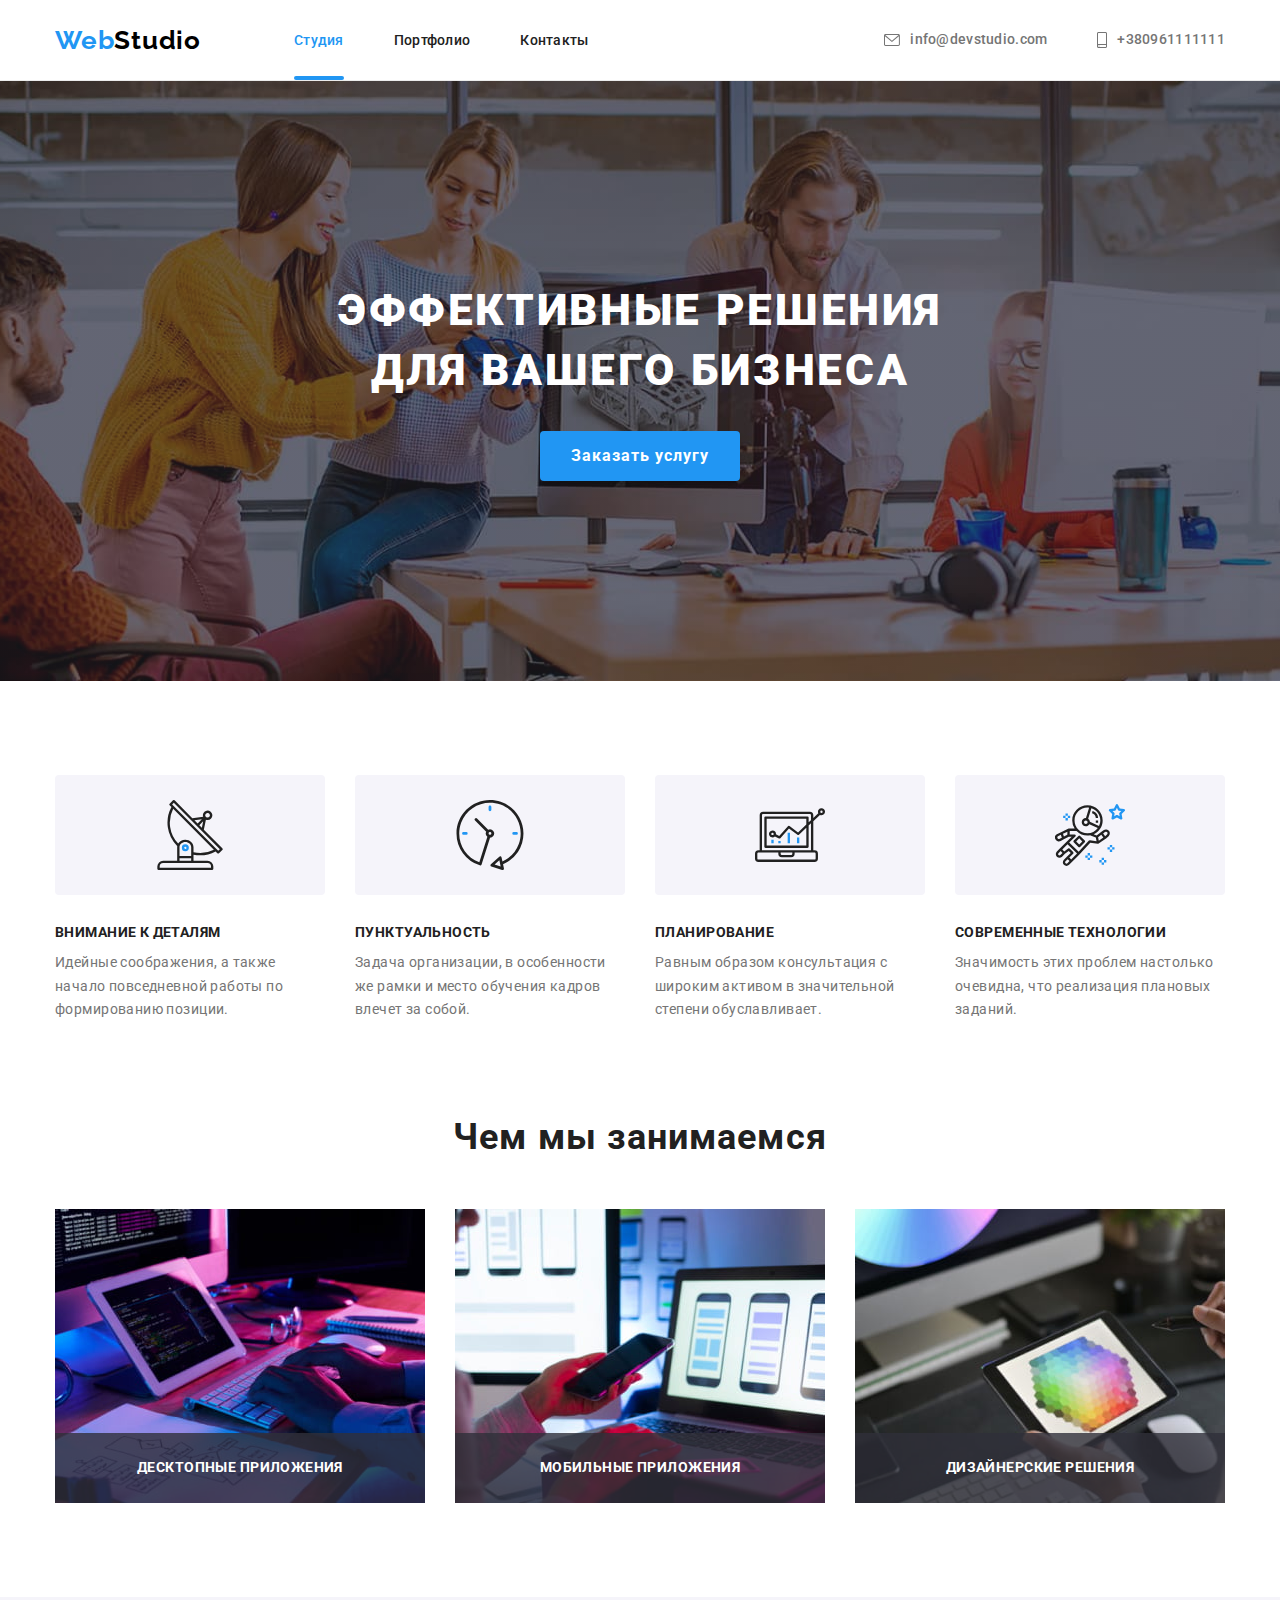
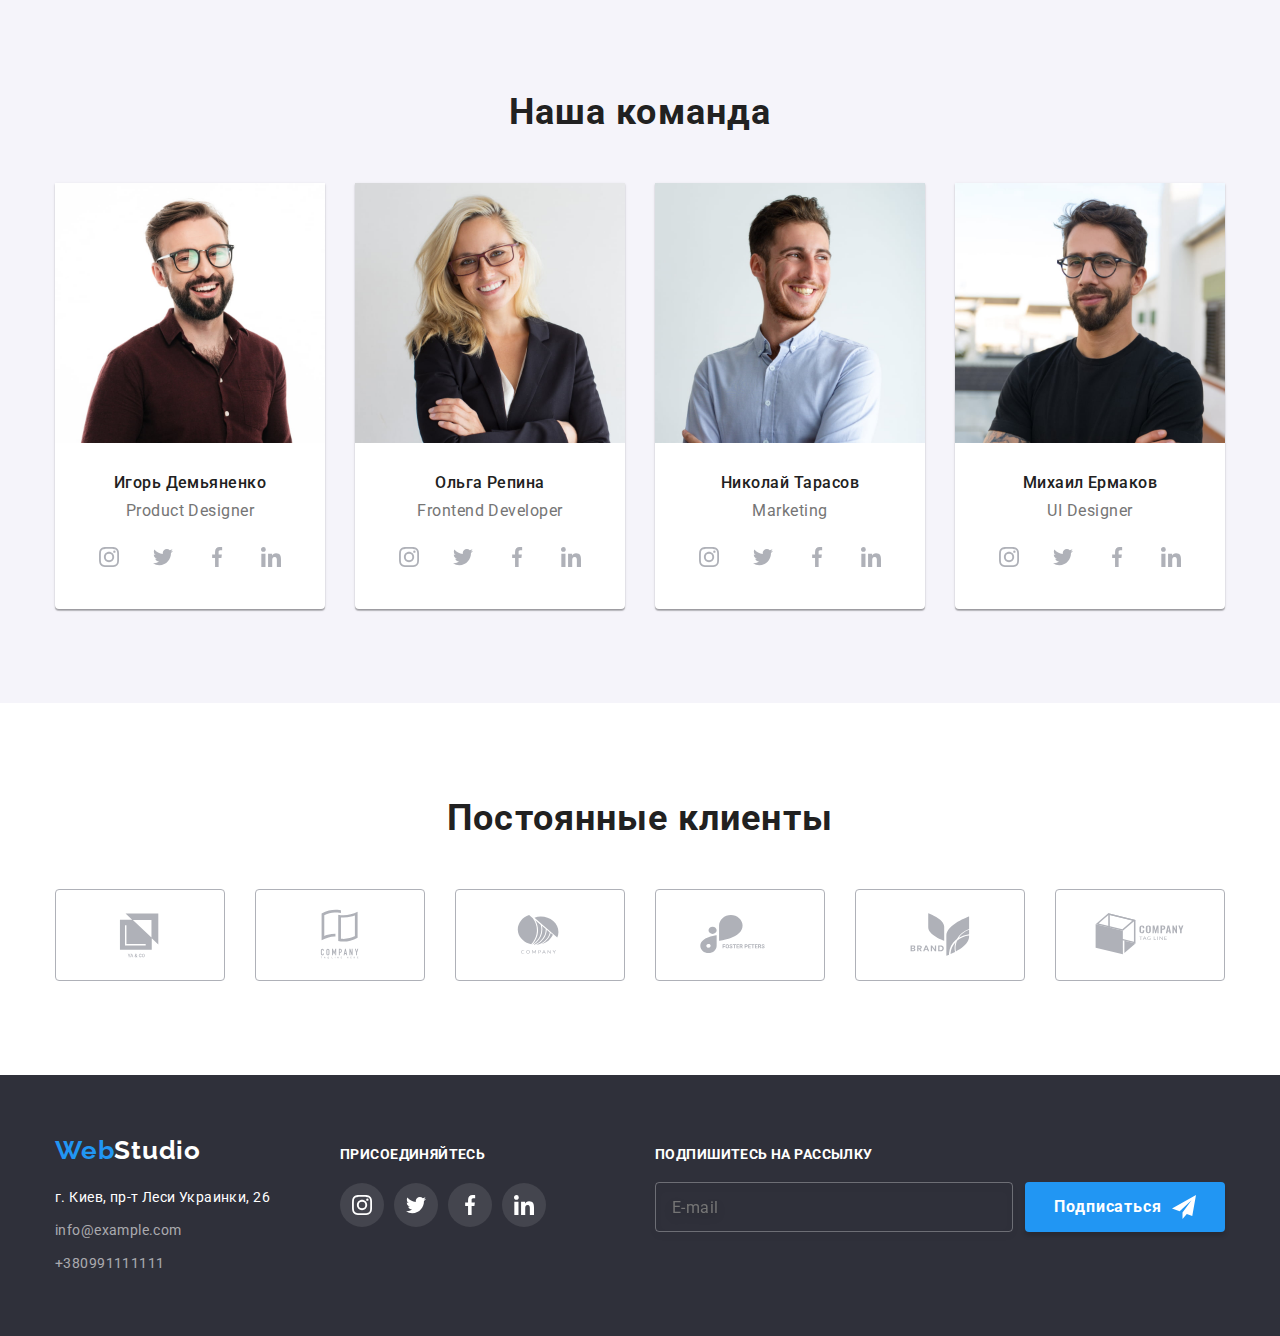
<file: index.html>
<!DOCTYPE html>
<html lang="ru">

<head>
    <meta charset="UTF-8" />
    <meta http-equiv="X-UA-Compatible" content="IE=edge" />
    <meta name="viewport" content="width=device-width, initial-scale=1.0" />
    <title>WebStudio</title>
    <link rel="stylesheet" href="./css/main.min.css">
</head>

<body class="body">
    <header class="header">
        <div class="container">
            <nav class="site-nav">
                <a href="index.html" class="logo">Web<span>Studio</span></a>
                <ul class="nav">
                    <li class="nav__item"><a href="index.html" class="nav__link link current">Студия</a></li>
                    <li class="nav__item"><a href="portfolio.html" class="nav__link link">Портфолио</a></li>
                    <li class="nav__item"><a href="" class="nav__link link">Контакты</a></li>
                </ul>
            </nav>
            <ul class="auth">
                <li class="auth__item">
                    <a href="mailto:info@devstudio.com" class="auth-header__link link">
                        <svg class="auth__icon" width="16" height="12">
                            <use href="./images/svg/icons.svg#icon-envelope"></use>
                        </svg>info@devstudio.com
                    </a>
                </li>
                <li class="auth__item"><a href="tel:+380961111111" class="auth-header__link link">
                        <svg class="auth__icon" width="10" height="16">
                            <use href="./images/svg/icons.svg#icon-smartphone"></use>
                        </svg>+380961111111</a></li>
            </ul>
        </div>
    </header>
    <main class="main">
        <section class="hero">
            <div class="container">
                <h1 class="hero-title">Эффективные решения <br />для вашего бизнеса</h1>
                <button data-modal-open class="hero-title__button btn button" type="button">Заказать услугу</button>
            </div>
        </section>
        <section class="features">
            <div class="container">
                <h2 class="element-invisible">Наши преимущества</h2>
                <ul class="feature">
                    <li class="feature__item">
                        <div class="thumb">
                            <svg class="thumb__icon" width="70" height="70">
                                <use href=".//images/svg/icons.svg#icon-antenna-1"></use>
                            </svg>
                        </div>
                        <h3 class="thumb__title">Внимание к деталям</h3>
                        <p class="thumb__text">
                            Идейные соображения, а также начало повседневной работы по
                            формированию позиции.
                        </p>
                    </li>
                    <li class="feature__item">
                        <div class="thumb">
                            <svg class="thumb__icon" width="70" height="70">
                                <use href=".//images/svg/icons.svg#icon-clock-1"></use>
                            </svg>
                        </div>
                        <h3 class="thumb__title">Пунктуальность</h3>
                        <p class="thumb__text">
                            Задача организации, в особенности же рамки и место обучения кадров
                            влечет за собой.
                        </p>
                    </li>
                    <li class="feature__item">
                        <div class="thumb">
                            <svg class="thumb__icon" width="70" height="70">
                                <use href=".//images/svg/icons.svg#icon-diagram-1"></use>
                            </svg>
                        </div>
                        <h3 class="thumb__title">Планирование</h3>
                        <p class="thumb__text">
                            Равным образом консультация с широким активом в значительной
                            степени обуславливает.
                        </p>
                    </li>
                    <li class="feature__item">
                        <div class="thumb">
                            <svg class="thumb__icon" width="70" height="70">
                                <use href=".//images/svg/icons.svg#icon-astronaut-1"></use>
                            </svg>
                        </div>
                        <h3 class="thumb__title">Современные технологии</h3>
                        <p class="thumb__text">
                            Значимость этих проблем настолько очевидна, что реализация
                            плановых заданий.
                        </p>
                    </li>
                </ul>
            </div>
        </section>
        <section class="work">
            <div class="container">
                <h2 class="work-title">Чем мы занимаемся</h2>
                <ul class="work-list">
                    <li class="work-list__item">
                        <div class="thumb-work">
                            <img src="./images/ourwork/keyboard.jpg" alt="keyboard" width="370" height="294" />
                            <p class="thumb-work__text">Десктопные приложения</p>
                        </div>
                    </li>
                    <li class="work-list__item">
                        <div class="thumb-work">
                            <img src="./images/ourwork/phone.jpg" alt="keyboard" width="370" height="294" />
                            <p class="thumb-work__text">Мобильные приложения</p>
                        </div>
                    </li>
                    <li class="work-list__item">
                        <div class="thumb-work">
                            <img src="./images/ourwork/tablet.jpg" alt="keyboard" width="370" height="294" />
                            <p class="thumb-work__text">Дизайнерские решения</p>
                        </div>
                    </li>
                </ul>
            </div>
        </section>
        <section class="team">
            <div class="container">
                <h2 class="team-title title">Наша команда</h2>
                <ul class="team-list">
                    <li class="team-list__item">
                        <img src="./images/ourteam/igor.jpg" alt="igor" width="270" height="260" />
                        <div class="description">
                            <p class="description__pre-text">Игорь Демьяненко</p>
                            <p class="description__post-text">Product Designer</p>
                            <ul class="soc">
                                <li class="soc__item"><a href="" class="soc__link">
                                        <svg class="soc__icon" width="20" height="20">
                                            <use href=".//images/svg/icons.svg#icon-instagram-2"></use>
                                        </svg>
                                    </a>
                                </li>
                                <li class="soc__item">
                                    <a href="" class="soc__link">
                                        <svg class="soc__icon" width="20" height="20">
                                            <use href=".//images/svg/icons.svg#icon-twitter-1"></use>
                                        </svg>
                                    </a>
                                </li>
                                <li class="soc__item"><a href="" class="soc__link">
                                        <svg class="soc__icon" width="20" height="20">
                                            <use href=".//images/svg/icons.svg#icon-facebook-1"></use>
                                        </svg>
                                    </a></li>
                                <li class="soc__item"><a href="" class="soc__link">
                                        <svg class="soc__icon" width="20" height="20">
                                            <use href=".//images/svg/icons.svg#icon-linkedin-1"></use>
                                        </svg>
                                    </a></li>
                            </ul>
                        </div>
                    </li>
                    <li class="team-list__item">
                        <img src="./images/ourteam/olga.jpg" alt="olga" width="270" height="260">
                        <div class="description">
                            <p class="description__pre-text">Ольга Репина</p>
                            <p class="description__post-text">Frontend Developer</p>
                            <ul class="soc">
                                <li class="soc__item"><a href="" class="soc__link">
                                        <svg class="soc__icon" width="20" height="20">
                                            <use href=".//images/svg/icons.svg#icon-instagram-2"></use>
                                        </svg>
                                    </a>
                                </li>
                                <li class="soc__item">
                                    <a href="" class="soc__link">
                                        <svg class="soc__icon" width="20" height="20">
                                            <use href=".//images/svg/icons.svg#icon-twitter-1"></use>
                                        </svg>
                                    </a>
                                </li>
                                <li class="soc__item"><a href="" class="soc__link">
                                        <svg class="soc__icon" width="20" height="20">
                                            <use href=".//images/svg/icons.svg#icon-facebook-1"></use>
                                        </svg>
                                    </a></li>
                                <li class="soc__item"><a href="" class="soc__link">
                                        <svg class="soc__icon" width="20" height="20">
                                            <use href=".//images/svg/icons.svg#icon-linkedin-1"></use>
                                        </svg>
                                    </a></li>
                            </ul>
                        </div>
                    </li>
                    <li class="team-list__item">
                        <img src="./images/ourteam/nik.jpg" alt="nikolai" width="270" height="260" />
                        <div class="description">
                            <p class="description__pre-text">Николай Тарасов</p>
                            <p class="description__post-text">Marketing</p>
                            <ul class="soc">
                                <li class="soc__item"><a href="" class="soc__link">
                                        <svg class="soc__icon" width="20" height="20">
                                            <use href=".//images/svg/icons.svg#icon-instagram-2"></use>
                                        </svg>
                                    </a>
                                </li>
                                <li class="soc__item">
                                    <a href="" class="soc__link">
                                        <svg class="soc__icon" width="20" height="20">
                                            <use href=".//images/svg/icons.svg#icon-twitter-1"></use>
                                        </svg>
                                    </a>
                                </li>
                                <li class="soc__item"><a href="" class="soc__link">
                                        <svg class="soc__icon" width="20" height="20">
                                            <use href=".//images/svg/icons.svg#icon-facebook-1"></use>
                                        </svg>
                                    </a></li>
                                <li class="soc__item"><a href="" class="soc__link">
                                        <svg class="soc__icon" width="20" height="20">
                                            <use href=".//images/svg/icons.svg#icon-linkedin-1"></use>
                                        </svg>
                                    </a></li>
                            </ul>
                        </div>
                    </li>
                    <li class="team-list__item">
                        <img src="./images/ourteam/mich.jpg" alt="michail" width="270" height="260" />
                        <div class="description">
                            <p class="description__pre-text">Михаил Ермаков</p>
                            <p class="description__post-text">UI Designer</p>
                            <ul class="soc">
                                <li class="soc__item"><a href="" class="soc__link">
                                        <svg class="soc__icon" width="20" height="20">
                                            <use href=".//images/svg/icons.svg#icon-instagram-2"></use>
                                        </svg>
                                    </a>
                                </li>
                                <li class="soc__item">
                                    <a href="" class="soc__link">
                                        <svg class="soc__icon" width="20" height="20">
                                            <use href=".//images/svg/icons.svg#icon-twitter-1"></use>
                                        </svg>
                                    </a>
                                </li>
                                <li class="soc__item"><a href="" class="soc__link">
                                        <svg class="soc__icon" width="20" height="20">
                                            <use href=".//images/svg/icons.svg#icon-facebook-1"></use>
                                        </svg>
                                    </a></li>
                                <li class="soc__item"><a href="" class="soc__link">
                                        <svg class="soc__icon" width="20" height="20">
                                            <use href=".//images/svg/icons.svg#icon-linkedin-1"></use>
                                        </svg>
                                    </a></li>
                            </ul>
                        </div>
                    </li>
                </ul>
            </div>
        </section>
        <section class="client">
            <div class="container">
                <h2 class="client-title">
                    Постоянные клиенты
                </h2>
                <ul class="clients-list">
                    <li class="clients-list__item"><a href="" class="clients-list__link">
                            <svg class="clients-list__icon" width="100" height="60">
                                <use href=".//images/svg/icons.svg#icon-Logo"></use>
                            </svg>
                        </a></li>
                    <li class="clients-list__item"><a href="" class="clients-list__link">
                            <svg class="clients-list__icon" width="100" height="60">
                                <use href=".//images/svg/icons.svg#icon-Logo-1"></use>
                            </svg>
                        </a></li>
                    <li class="clients-list__item"><a href="" class="clients-list__link">
                            <svg class="clients-list__icon" width="100" height="60">
                                <use href=".//images/svg/icons.svg#icon-Logo-2"></use>
                            </svg>
                        </a></li>
                    <li class="clients-list__item"><a href="" class="clients-list__link">
                            <svg class="clients-list__icon" width="100" height="60">
                                <use href=".//images/svg/icons.svg#icon-Logo-3"></use>
                            </svg>
                        </a></li>
                    <li class="clients-list__item"><a href="" class="clients-list__link">
                            <svg class="clients-list__icon" width="100" height="60">
                                <use href=".//images/svg/icons.svg#icon-Logo-4"></use>
                            </svg>
                        </a></li>
                    <li class="clients-list__item"><a href="" class="clients-list__link">
                            <svg class="clients-list__icon" width="100" height="60">
                                <use href=".//images/svg/icons.svg#icon-Logo-5"></use>
                            </svg>
                        </a></li>
                </ul>
            </div>
        </section>
    </main>
    <footer class="footer">
        <div class="container footer-cont">
            <div class="footer-nav">
                <a href="index.html" class="logo footer-nav__link">Web<span class="footer-nav__logo">Studio</span></a>
                <address class="footer-nav__adress">г. Киев, пр-т Леси Украинки, 26</address>
                <ul class="footer-nav-list">
                    <li><a href="mailto:info@example.com" class="footer-nav-list__link link">info@example.com</a></li>
                    <li><a href="tel:+380991111111" class="footer-nav-list__link link">+380991111111</a></li>
                </ul>
            </div>
            <div class="footer-links">
                <h3 class="footer-title">присоединяйтесь</h3>
                <ul class="footer-list">
                    <li class="footer-list__item"><a href="" class="footer-list__link"><svg class="footer-list__icon"
                                width="20" height="20">
                                <use href=".//images/svg/icons.svg#icon-instagram-2"></use>
                            </svg></a></li>
                    <li class="footer-list__item"><a href="" class="footer-list__link"><svg class="footer-list__icon"
                                width="20" height="20">
                                <use href=".//images/svg/icons.svg#icon-twitter-1"></use>
                            </svg></a></li>
                    <li class="footer-list__item"><a href="" class="footer-list__link"><svg class="footer-list__icon"
                                width="20" height="20">
                                <use href=".//images/svg/icons.svg#icon-facebook-1"></use>
                            </svg></a></li>
                    <li class="footer-list__item"><a href="" class="footer-list__link"><svg class="footer-list__icon"
                                width="20" height="20">
                                <use href=".//images/svg/icons.svg#icon-linkedin-1"></use>
                            </svg></a></li>
                </ul>
            </div>
            <form class="form">
                <p class="form-title">Подпишитесь на рассылку</p>
                <div class="form-wrap">
                    <label class="form-label">
                        <input class="input-form" type="email" name="email" placeholder="E-mail">
                    </label>
                    <button class="form-btn" type="submit">Подписаться
                        <svg class="icon-form" width="24" height="24">
                            <use href=".//images/svg/icons.svg#icon-send"></use>
                        </svg>
                    </button>
                </div>
            </form>
        </div>
    </footer>
    <div data-modal class="backdrop is-hidden">
        <div class="modal">
            <form class="modal-form">
                <p class="modal-form-title">Оставьте свои данные, мы вам перезвоним</p>
                <div class="form-field">
                    <label class="label-title" for="name">Имя</label>
                    <span class="modal-form-icon"><input class="label-input" type="text" name="username" id="name">
                        <svg class="form-icon" width="18" height="18">
                            <use href=".//images/svg/icons.svg#icon-name-icon"></use>
                        </svg>
                    </span>
                </div>
                <div class="form-field">
                    <label class="label-title" for="tel">Телефон</label>
                    <span class="modal-form-icon"><input class="label-input" type="tel" name="tel" id="tel">
                        <svg class="form-icon" width="18" height="18">
                            <use href=".//images/svg/icons.svg#icon-tel-icon"></use>
                        </svg>
                    </span>
                </div>
                <div class="form-field">
                    <label class="label-title" for="email">Почта</label>
                    <span class="modal-form-icon">
                        <input class="label-input" type="email" name="email" id="email">
                        <svg class="form-icon" width="18" height="18">
                            <use href=".//images/svg/icons.svg#icon-mail-icon"></use>
                        </svg>
                    </span>
                </div>
                <div class="form-field textarea">
                    <label class="label-title" for="comment">Комментарий</label>
                    <textarea class="label-textarea" name="text" id="comment" placeholder="Введите текст"></textarea>
                </div>
                <div class="form-field checkbox-field">
                    <input class="checkbox-input" type="checkbox" name="privacy" id="privacy">
                    <label for="privacy" class="privacy-text">
                        <span class="icon-check">
                            <svg class="checkbox-icon" width="11" height="8">
                                <use href=".//images/svg/icons.svg#icon-check"></use>
                            </svg>
                        </span>
                        Соглашаюсь с рассылкой и
                        принимаю&nbsp;<a class="link-policy" href="">Условия договора</a>
                    </label>
                </div>
                <button class="modal-form-button" type="submit">Отправить</button>
            </form>
            <button aria-label="close" data-modal-close type="button" class="modal-button">
                <svg class="modal-icon" width="18" height="18">
                    <use href=".//images/svg/icons.svg#icon-close-cross"></use>
                </svg>
            </button>
        </div>
    </div>
    <script src="./js/modal.js"></script>
</body>

</html>
</file>
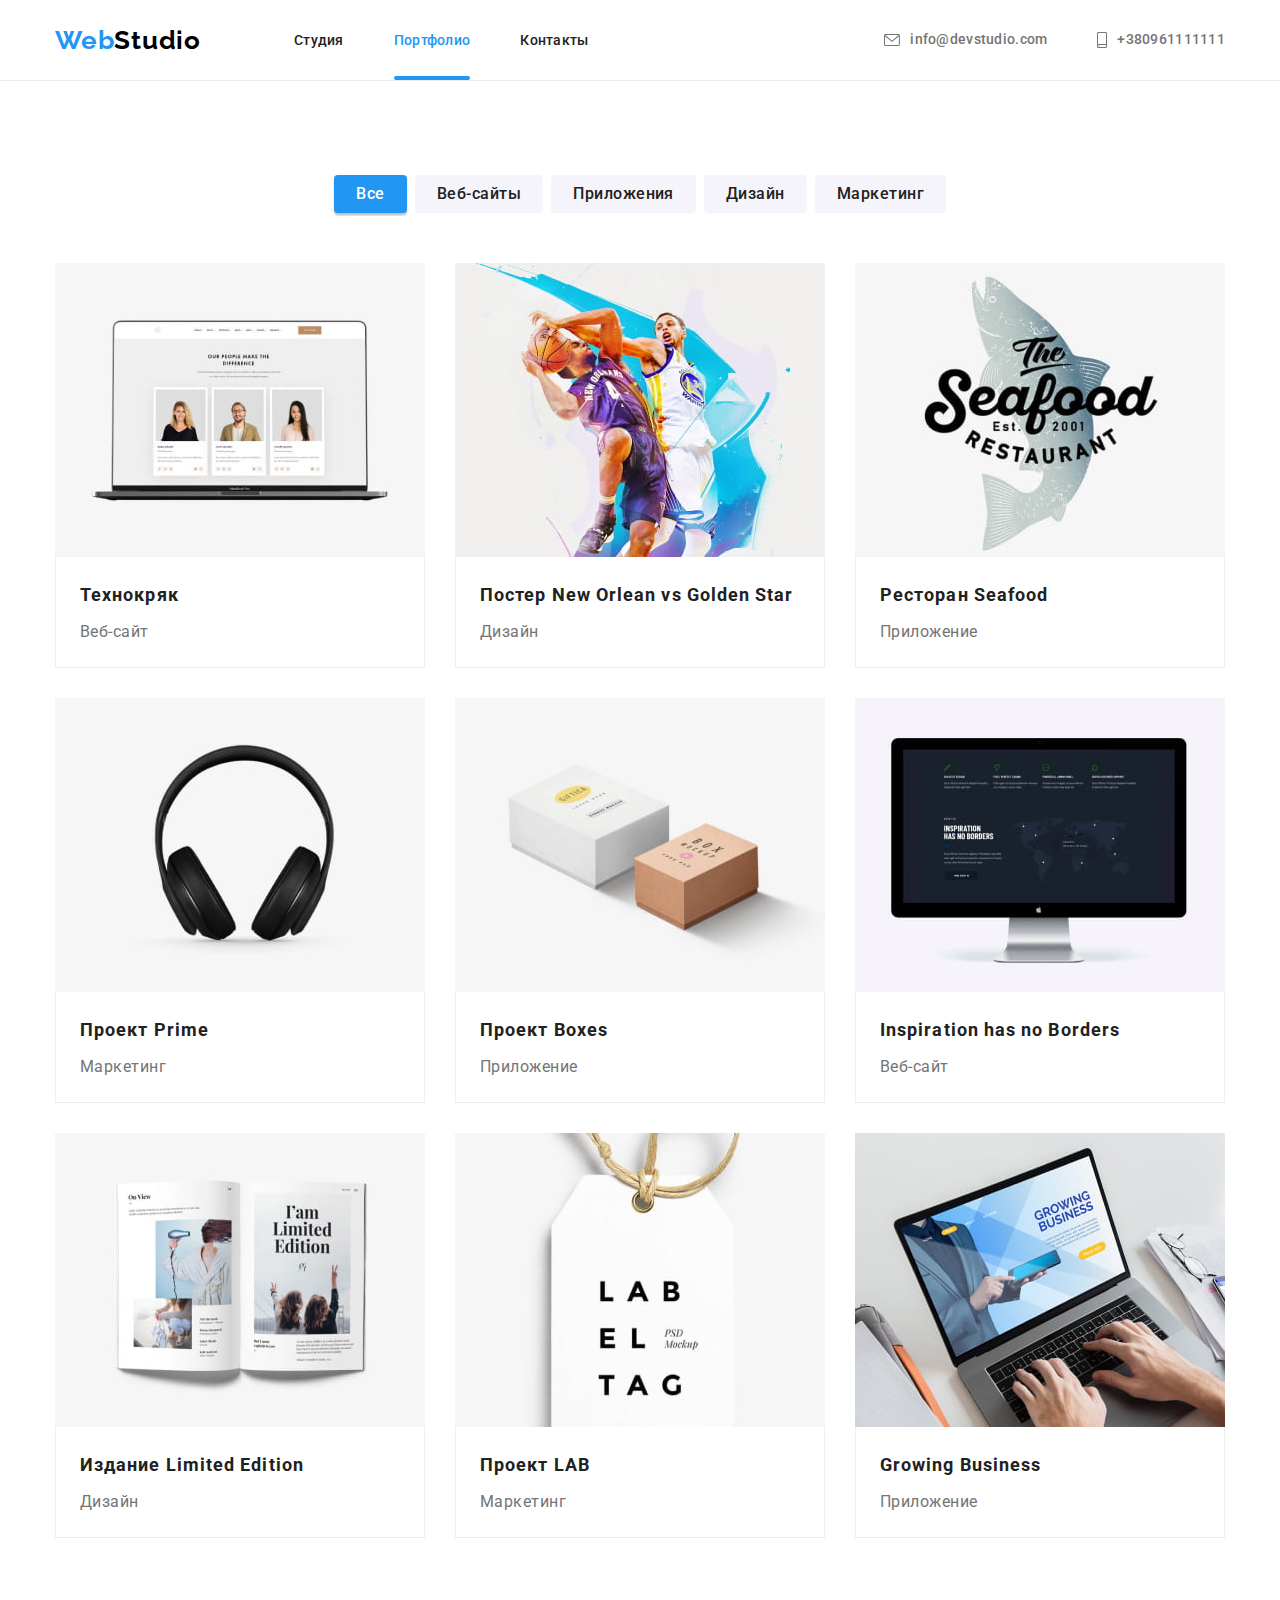
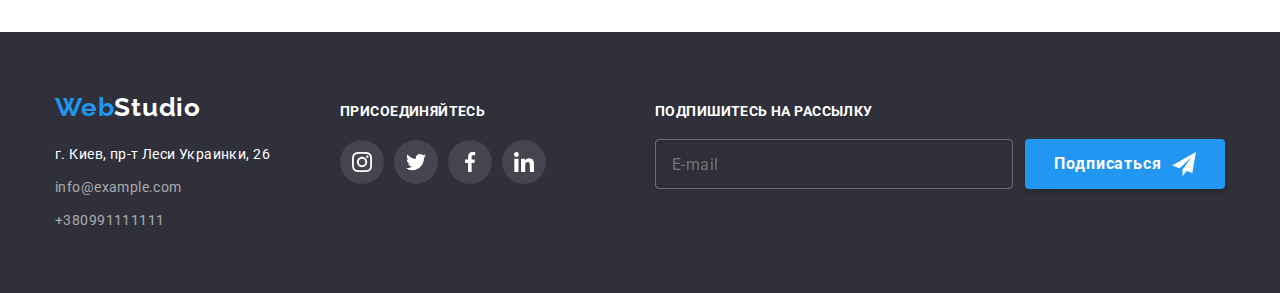
<file: portfolio.html>
<!DOCTYPE html>
<html lang="ru">

<head>
    <meta charset="UTF-8" />
    <meta http-equiv="X-UA-Compatible" content="IE=edge" />
    <meta name="viewport" content="width=device-width, initial-scale=1.0" />
    <title>Portfolio</title>
    <link rel="stylesheet" href="./css/main.min.css">
</head>

<body class="body">
    <header class="header">
        <div class="container">
            <nav class="site-nav">
                <a href="index.html" class="logo">Web<span>Studio</span></a>
                <ul class="nav">
                    <li class="nav__item"><a href="index.html" class="nav__link link">Студия</a></li>
                    <li class="nav__item"><a href="portfolio.html" class="nav__link link current">Портфолио</a></li>
                    <li class="nav__item"><a href="" class="nav__link link">Контакты</a></li>
                </ul>
            </nav>
            <ul class="auth">
                <li class="auth__item">
                    <a href="mailto:info@devstudio.com" class="auth-header__link link"><svg class="auth__icon"
                            width="16" height="12">
                            <use href="./images/svg/icons.svg#icon-envelope"></use>
                        </svg>info@devstudio.com</a>
                </li>
                <li class="auth__item"><a href="tel:+380961111111" class="auth-header__link link"><svg
                            class="auth__icon" width="10" height="16">
                            <use href="./images/svg/icons.svg#icon-smartphone"></use>
                        </svg>+380961111111</a></li>
            </ul>
        </div>
    </header>
    <main>
        <section class="main">
            <div class="container">
                <h1 class="element-invisible">Список Радиокнопок</h1>
                <ul class="buttons-list">
                    <li class="item"><button class="button radio-btn active-btn" type="button">Все</button></li>
                    <li class="item"><button class="button radio-btn" type="button">Веб-сайты</button></li>
                    <li class="item"><button class="button radio-btn" type="button">Приложения</button></li>
                    <li class="item"><button class="button radio-btn" type="button">Дизайн</button></li>
                    <li class="item"><button class="button radio-btn" type="button">Маркетинг</button></li>
                </ul>
                <ul class="card-list">
                    <li class="card-item">
                        <a class="card-item-link" href="">
                            <div class="action-thumb">
                                <img src="./images/portfolio/portfolio-1.jpg" alt="Технокряк" width="370" height="294">
                                <p class="action-thumb-text">Ресурс предлагает комплексные предложения с разным уровнем
                                    функционала и сервисов. Все это
                                    позволит посетителю получить
                                    исчерпывающие сведения о компании или частном лице.</p>
                            </div>
                            <div class="description-card">
                                <p class="pre-img-text">Технокряк</p>
                                <p class="post-img-text">Веб-сайт</p>
                            </div>
                        </a>
                    </li>
                    <li class="card-item">
                        <a class="card-item-link" href="">
                            <div class="action-thumb">
                                <img src="./images/portfolio/portfolio-2.jpg" alt="Технокряк" width="370" height="294">
                                <p class="action-thumb-text">Ресурс предлагает комплексные предложения с разным уровнем
                                    функционала и сервисов. Все это
                                    позволит посетителю получить
                                    исчерпывающие сведения о компании или частном лице.</p>
                            </div>
                            <div class="description-card">
                                <p class="pre-img-text">Постер New Orlean vs Golden Star</p>
                                <p class="post-img-text">Дизайн</p>
                            </div>
                        </a>
                    </li>
                    <li class="card-item">
                        <a class="card-item-link" href="">
                            <div class="action-thumb">
                                <img src="./images/portfolio/portfolio-3.jpg" alt="Технокряк" width="370" height="294">
                                <p class="action-thumb-text">Ресурс предлагает комплексные предложения с разным уровнем
                                    функционала и сервисов. Все это
                                    позволит посетителю получить
                                    исчерпывающие сведения о компании или частном лице.</p>
                            </div>
                            <div class="description-card">
                                <p class="pre-img-text">Ресторан Seafood</p>
                                <p class="post-img-text">Приложение</p>
                            </div>
                        </a>
                    </li>
                    <li class="card-item">
                        <a class="card-item-link" href="">
                            <div class="action-thumb">
                                <img src="./images/portfolio/portfolio-4.jpg" alt="Технокряк" width="370" height="294">
                                <p class="action-thumb-text">Ресурс предлагает комплексные предложения с разным уровнем
                                    функционала и сервисов. Все это
                                    позволит посетителю получить
                                    исчерпывающие сведения о компании или частном лице.</p>
                            </div>
                            <div class="description-card">
                                <p class="pre-img-text">Проект Prime</p>
                                <p class="post-img-text">Маркетинг</p>
                            </div>
                        </a>
                    </li>
                    <li class="card-item">
                        <a class="card-item-link" href="">
                            <div class="action-thumb">
                                <img src="./images/portfolio/portfolio-5.jpg" alt="Технокряк" width="370" height="294">
                                <p class="action-thumb-text">Ресурс предлагает комплексные предложения с разным уровнем
                                    функционала и сервисов. Все это
                                    позволит посетителю получить
                                    исчерпывающие сведения о компании или частном лице.</p>
                            </div>
                            <div class="description-card">
                                <p class="pre-img-text">Проект Boxes</p>
                                <p class="post-img-text">Приложение</p>
                            </div>
                        </a>
                    </li>
                    <li class="card-item">
                        <a class="card-item-link" href="">
                            <div class="action-thumb">
                                <img src="./images/portfolio/portfolio-6.jpg" alt="Технокряк" width="370" height="294">
                                <p class="action-thumb-text">Ресурс предлагает комплексные предложения с разным уровнем
                                    функционала и сервисов. Все это
                                    позволит посетителю получить
                                    исчерпывающие сведения о компании или частном лице.</p>
                            </div>
                            <div class="description-card">
                                <p class="pre-img-text">Inspiration has no Borders</p>
                                <p class="post-img-text">Веб-сайт</p>
                            </div>
                        </a>
                    </li>
                    <li class="card-item">
                        <a class="card-item-link" href="">
                            <div class="action-thumb">
                                <img src="./images/portfolio/portfolio-7.jpg" alt="Технокряк" width="370" height="294">
                                <p class="action-thumb-text">Ресурс предлагает комплексные предложения с разным уровнем
                                    функционала и сервисов. Все это
                                    позволит посетителю получить
                                    исчерпывающие сведения о компании или частном лице.</p>
                            </div>
                            <div class="description-card">
                                <p class="pre-img-text">Издание Limited Edition</p>
                                <p class="post-img-text">Дизайн</p>
                            </div>
                        </a>
                    </li>
                    <li class="card-item">
                        <a class="card-item-link" href="">
                            <div class="action-thumb">
                                <img src="./images/portfolio/portfolio-8.jpg" alt="Технокряк" width="370" height="294">
                                <p class="action-thumb-text">Ресурс предлагает комплексные предложения с разным уровнем
                                    функционала и сервисов. Все это
                                    позволит посетителю получить
                                    исчерпывающие сведения о компании или частном лице.</p>
                            </div>
                            <div class="description-card">
                                <p class="pre-img-text">Проект LAB</p>
                                <p class="post-img-text">Маркетинг</p>
                            </div>
                        </a>
                    </li>
                    <li class="card-item">
                        <a class="card-item-link" href="">
                            <div class="action-thumb">
                                <img src="./images/portfolio/portfolio-9.jpg" alt="Технокряк" width="370" height="294">
                                <p class="action-thumb-text">Ресурс предлагает комплексные предложения с разным уровнем
                                    функционала и сервисов. Все это
                                    позволит посетителю получить
                                    исчерпывающие сведения о компании или частном лице.</p>
                            </div>
                            <div class="description-card">
                                <p class="pre-img-text">Growing Business</p>
                                <p class="post-img-text">Приложение</p>
                            </div>
                        </a>
                    </li>
                </ul>
            </div>
        </section>
    </main>
    <footer class="footer">
        <div class="container footer-cont">
            <div class="footer-nav">
                <a href="index.html" class="logo footer-nav__link">Web<span class="footer-nav__logo">Studio</span></a>
                <address class="footer-nav__adress">г. Киев, пр-т Леси Украинки, 26</address>
                <ul class="footer-nav-list">
                    <li><a href="mailto:info@example.com" class="footer-nav-list__link link">info@example.com</a></li>
                    <li><a href="tel:+380991111111" class="footer-nav-list__link link">+380991111111</a></li>
                </ul>
            </div>
            <div class="footer-links">
                <h3 class="footer-title">присоединяйтесь</h3>
                <ul class="footer-list">
                    <li class="footer-list__item"><a href="" class="footer-list__link"><svg class="footer-list__icon"
                                width="20" height="20">
                                <use href=".//images/svg/icons.svg#icon-instagram-2"></use>
                            </svg></a></li>
                    <li class="footer-list__item"><a href="" class="footer-list__link"><svg class="footer-list__icon"
                                width="20" height="20">
                                <use href=".//images/svg/icons.svg#icon-twitter-1"></use>
                            </svg></a></li>
                    <li class="footer-list__item"><a href="" class="footer-list__link"><svg class="footer-list__icon"
                                width="20" height="20">
                                <use href=".//images/svg/icons.svg#icon-facebook-1"></use>
                            </svg></a></li>
                    <li class="footer-list__item"><a href="" class="footer-list__link"><svg class="footer-list__icon"
                                width="20" height="20">
                                <use href=".//images/svg/icons.svg#icon-linkedin-1"></use>
                            </svg></a></li>
                </ul>
            </div>
            <form class="form">
                <p class="form-title">Подпишитесь на рассылку</p>
                <div class="form-wrap">
                    <label class="form-label">
                        <input class="input-form" type="email" name="email" placeholder="E-mail">
                    </label>
                    <button class="form-btn" type="submit">Подписаться
                        <svg class="icon-form" width="24" height="24">
                            <use href=".//images/svg/icons.svg#icon-send"></use>
                        </svg>
                    </button>
                </div>
            </form>
        </div>
    </footer>
</body>

</html>
</file>
<file: css/main.min.css>
@import"https://fonts.googleapis.com/css2?family=Raleway:wght@700&family=Roboto:wght@400;500;700;900&display=swap";:root{--main-text-color: #212121;--secondary-color: #757575;--white-page-color: #ffffff;--accent: #2196f3;--main-bgc: #ffffff;--secondary-bgc: #e5e5e5;--span-black: #000000;--footer-nav: rgba(255, 255, 255, 0.6);--typical-margin: 30px;--svg-main: #afb1b8}/*! modern-normalize v1.1.0 | MIT License | https://github.com/sindresorhus/modern-normalize */*,::after,::before{box-sizing:border-box}html{-moz-tab-size:4;tab-size:4}html{line-height:1.15;-webkit-text-size-adjust:100%}body{margin:0}body{font-family:system-ui,-apple-system,"Segoe UI",Roboto,Helvetica,Arial,sans-serif,"Apple Color Emoji","Segoe UI Emoji"}hr{height:0;color:inherit}abbr[title]{text-decoration:underline dotted}b,strong{font-weight:bolder}code,kbd,pre,samp{font-family:ui-monospace,SFMono-Regular,Consolas,"Liberation Mono",Menlo,monospace;font-size:1em}small{font-size:80%}sub,sup{font-size:75%;line-height:0;position:relative;vertical-align:baseline}sub{bottom:-0.25em}sup{top:-0.5em}table{text-indent:0;border-color:inherit}button,input,optgroup,select,textarea{font-family:inherit;font-size:100%;line-height:1.15;margin:0}button,select{text-transform:none}[type=button],[type=reset],[type=submit],button{-webkit-appearance:button}::-moz-focus-inner{border-style:none;padding:0}:-moz-focusring{outline:1px dotted ButtonText}:-moz-ui-invalid{box-shadow:none}legend{padding:0}progress{vertical-align:baseline}::-webkit-inner-spin-button,::-webkit-outer-spin-button{height:auto}[type=search]{-webkit-appearance:textfield;outline-offset:-2px}::-webkit-search-decoration{-webkit-appearance:none}::-webkit-file-upload-button{-webkit-appearance:button;font:inherit}summary{display:list-item}textarea{resize:none}section{padding-top:94px;padding-bottom:94px}p,h1,h2,h3,h4,h5,h6{margin:0}body{font-family:Roboto,sans-serif;color:var(--white-page-color)}ul{list-style:none;padding-left:0%;margin:0%}a{text-decoration:none}img{display:block;max-width:100%;height:auto}.logo{font-family:"Raleway";font-weight:700;font-size:26px;line-height:1.19;letter-spacing:.03em;color:var(--accent);text-decoration:none}.container{width:1200px;padding:0% 15px;margin:0 auto}.backdrop{position:fixed;top:0;left:0;width:100%;height:100%;background-color:rgba(0,0,0,.2);transition:transform 1000ms,cubic-bezier(0.4, 0, 0.2, 1) visibility 1s 0s}.backdrop.is-hidden{opacity:0;pointer-events:none;visibility:hidden;transform:rotate(360deg) scale(0.1) translate(150px);transition:1000ms,visibility 0s 1s}.modal{display:flex;position:absolute;flex-direction:row-reverse;top:50%;left:50%;min-width:528px;min-height:581px;transform:translate(-50%, -50%);background-color:var(--main-bgc);box-shadow:0px 1px 3px rgba(0,0,0,.12),0px 1px 1px rgba(0,0,0,.14),0px 2px 1px rgba(0,0,0,.2);border-radius:4px}.modal-button{position:absolute;display:flex;justify-content:center;align-items:center;width:30px;height:30px;padding:0;margin-top:8px;margin-right:8px;background-color:var(--main-bgc);border:1px solid rgba(0,0,0,.1);cursor:pointer;border-radius:50%;transition:fill 250ms cubic-bezier(0.4, 0, 0.2, 1)}.modal-button:hover,.modal-button:focus{fill:var(--accent)}.modal-form{position:absolute;padding:40px;width:100%;height:100%}.modal-form-title{margin-bottom:12px;font-weight:700;font-size:20px;line-height:1.15;text-align:center;letter-spacing:.03em;color:var(--main-text-color)}.form-field{margin-bottom:10px}.label-title{display:block;margin-bottom:4px;font-weight:400;font-size:12px;line-height:1.1666666667;letter-spacing:.01em;color:var(--secondary-color)}.label-input{outline:rgba(0,0,0,0);height:40px;width:100%;padding-top:12px;padding-bottom:12px;padding-left:42px;border:1px solid rgba(33,33,33,.2);border-radius:4px;transition:border-color 250ms cubic-bezier(0.4, 0, 0.2, 1)}.label-input:hover,.label-input:focus{border-color:var(--accent)}.form-field:focus-within .label-input{border-color:var(--accent)}.form-field.textarea{margin-bottom:20px}.label-textarea{outline:rgba(0,0,0,0);width:100%;height:120px;padding:12px 16px;border:1px solid rgba(33,33,33,.2);border-radius:4px;transition:border-color 250ms cubic-bezier(0.4, 0, 0.2, 1)}.label-textarea:focus-within{border-color:var(--accent)}.label-textarea::placeholder{font-weight:400;font-size:14px;line-height:1.1428571429;letter-spacing:.01em;color:rgba(117,117,117,.5)}.label-textarea:hover,.label-textarea:focus{border-color:var(--accent)}.form-field.checkbox-field{margin-bottom:30px}.checkbox-input{position:absolute;display:block;width:1px;height:1px;margin:-1px;border:0;padding:0;white-space:nowrap;clip-path:inset(100%);clip:rect(0 0 0 0);overflow:hidden;transition:background-color 250ms cubic-bezier(0.4, 0, 0.2, 1),fill 250ms cubic-bezier(0.4, 0, 0.2, 1)}.link-policy{color:var(--accent);text-decoration-line:underline}.privacy-text{display:flex;justify-content:center;font-size:14px;line-height:1.71;letter-spacing:.03em;color:var(--secondary-color);background-color:var(--main-bgc)}span{color:var(--span-black)}.checkbox-input:checked+.privacy-text span{background-color:var(--accent);border:none}.checkbox-input:hover+.privacy-text span,.checkbox-input:focus+.privacy-text span{border-color:var(--accent)}.icon-check{display:flex;justify-content:center;align-items:center;align-self:center;margin-right:8px;width:16px;height:15px;border:2px solid var(--main-text-color);border-radius:3px;transition:border-color 250ms cubic-bezier(0.4, 0, 0.2, 1)}.checkbox-icon{fill:rgba(0,0,0,0)}.checkbox-input:checked+.privacy-text .checkbox-icon{fill:var(--white-page-color)}.modal-form-button{display:flex;width:200px;height:50px;margin:0 auto;padding:0;justify-content:center;align-items:center;font-weight:700;font-size:16px;line-height:1.88;letter-spacing:.06em;background:var(--accent);border:none;box-shadow:0px 4px 4px rgba(0,0,0,.15);border-radius:4px;color:#fff;transition:color 250ms cubic-bezier(0.4, 0, 0.2, 1),background-color 250ms cubic-bezier(0.4, 0, 0.2, 1),box-shadow 250ms cubic-bezier(0.4, 0, 0.2, 1);cursor:pointer}.modal-form-button:hover,.modal-form-button:focus{background:#188ce8}.form-icon{position:absolute;left:12px;top:50%;transform:translateY(-50%);transition:fill 250ms cubic-bezier(0.4, 0, 0.2, 1)}.label-input:hover+.form-icon,.label-input:focus+.form-icon{fill:var(--accent)}.form-field:focus-within .form-icon{fill:var(--accent)}.modal-form-icon{position:relative;display:block;transition:border-color 250ms cubic-bezier(0.4, 0, 0.2, 1),fill 250ms cubic-bezier(0.4, 0, 0.2, 1)}.button{cursor:pointer}.list{text-decoration:none}.header{background-color:var(--main-bgc);border-bottom:1px solid #ececec}.header .container{display:flex;align-items:center}.nav__link.current{color:var(--accent)}.nav__link.current::after{content:"";height:4px;background-color:var(--accent);position:absolute;bottom:0;width:100%;border-radius:2px;right:0}.auth-links{display:flex}.site-nav{display:flex;align-items:center}.nav{display:flex;margin-left:93px;margin-right:auto}.nav__item{margin-right:50px}.nav__item:last-child{margin-right:0}.nav__link{position:relative;padding-top:32px;padding-bottom:32px;font-weight:500;font-size:14px;line-height:1.14;letter-spacing:.02em;color:var(--main-text-color);transition:color,250ms cubic-bezier(0.4, 0, 0.2, 1)}.nav__link:hover,.nav__link:focus{color:var(--accent)}.auth{display:flex;margin-left:auto}.auth__item:last-child{margin-left:50px}.auth-header__link{display:flex;align-items:center;padding-top:32px;padding-bottom:32px;font-weight:500;font-size:14px;line-height:1.14;letter-spacing:.02em;color:var(--secondary-color);transition:color 250ms cubic-bezier(0.4, 0, 0.2, 1)}.auth-header__link:hover,.auth-header__link:focus{color:var(--accent)}.auth__icon{margin-right:10px;fill:currentColor}.hero{background-image:linear-gradient(rgba(47, 48, 58, 0.4), rgba(47, 48, 58, 0.4)),url(../images/background/Img.jpg);background-repeat:no-repeat;background-position:center;background-size:cover;max-width:1600px;padding-top:200px;padding-bottom:200px;margin:0 auto;text-align:center;background-color:#2f303a}.hero-title{margin-bottom:var(--typical-margin);font-weight:900;font-size:44px;line-height:1.36;text-align:center;letter-spacing:.06em;text-transform:uppercase;color:var(--white-page-color)}.hero-title__button{width:200px;height:50px;border-radius:4px;font-family:inherit;font-weight:700;font-size:16px;line-height:1.88;align-items:center;letter-spacing:.06em;color:var(--white-page-color);background-color:var(--accent);box-shadow:0px 4px 4px rgba(0,0,0,.15);border:none;transition:background-color 250ms cubic-bezier(0.4, 0, 0.2, 1),box-shadow 250ms cubic-bezier(0.4, 0, 0.2, 1)}.hero-title__button:hover,.hero-title__button:focus{background-color:#188ce8;color:var(--white-page-color);box-shadow:0px 4px 4px rgba(0,0,0,.15)}.element-invisible{position:absolute;top:-999999em;left:auto;width:1px;height:1px;overflow:hidden}.thumb{display:flex;align-items:center;margin-bottom:30px;justify-content:center;border-radius:4px;width:270px;height:120px;background-color:#f5f4fa}.thumb__icon{display:inline-flex}.feature__item:not(:last-child){margin-right:30px}.thumb__text{min-width:270px;font-size:14px;line-height:1.71;letter-spacing:.03em;color:var(--secondary-color)}.feature{display:flex}.thumb__title{margin-bottom:10px;font-weight:700;font-size:14px;line-height:1.14;letter-spacing:.03em;text-transform:uppercase;color:var(--main-text-color)}.work-title,.team-title,.client-title{text-align:center;margin-bottom:50px;font-weight:700;font-size:36px;line-height:1.17;letter-spacing:.03em;color:var(--main-text-color)}.thumb-work{position:relative}.thumb-work__text{position:absolute;bottom:0;width:100%;padding-top:27px;padding-bottom:27px;margin:0 auto;font-weight:700;font-size:14px;line-height:1.14;text-align:center;letter-spacing:.03em;text-transform:uppercase;color:var(--white-page-color);background:rgba(47,48,58,.8)}.work{padding-top:0}.work-list{display:flex}.work-list .work-list__item:nth-child(-n+2){margin-right:30px}.team{padding-top:94px;background-color:#f5f4fa}.team-list__item{background:#fff;box-shadow:0px 1px 3px rgba(0,0,0,.12),0px 1px 1px rgba(0,0,0,.14),0px 2px 1px rgba(0,0,0,.2);border-radius:0px 0px 4px 4px}.description__pre-text{margin-bottom:10px;font-weight:500;font-size:16px;line-height:1.19;text-align:center;letter-spacing:.03em;color:var(--main-text-color)}.description__post-text{font-size:16px;line-height:1.1;text-align:center;letter-spacing:.03em;color:var(--secondary-color)}.team-list{display:flex}.team-list__item:nth-child(-n+3){margin-right:30px}.description{padding:30px 0}.soc{display:flex;justify-content:center;margin-top:16px}.soc__item{width:44px;height:44px;margin-right:10px}.soc__item:last-child{margin-right:0}.soc__link{display:flex;align-items:center;justify-content:center;width:100%;height:100%;border-radius:50%;color:var(--svg-main);background-color:var(--main-bgc);transition:color 250ms cubic-bezier(0.4, 0, 0.2, 1),background-color 250ms cubic-bezier(0.4, 0, 0.2, 1)}.soc__link:hover,.soc__link:focus{color:var(--main-bgc);background-color:var(--accent)}.soc__icon{fill:currentColor}.clients-list{display:flex;margin:0 auto}.clients-list__link{display:flex;justify-content:center;align-items:center;width:170px;height:92px;margin-right:30px;color:var(--svg-main);border-radius:4px;border:1px solid #afb1b8;transition:color 250ms cubic-bezier(0.4, 0, 0.2, 1)}.clients-list__link:hover,.clients-list__link:focus{color:var(--accent);border-color:var(--accent)}.clients-list__item:last-child{margin-right:0}.clients-list__icon{fill:currentColor}.footer-nav__logo{color:var(--white-page-color);max-width:231px}.footer-nav__link{max-width:231px;display:block;margin-bottom:20px}.footer{padding-top:60px;padding-bottom:60px;background-color:#2f303a}.footer-nav__adress{max-width:231px;margin-bottom:9px;font-style:normal;font-size:14px;line-height:1.71;letter-spacing:.03em;color:var(--white-page-color)}.footer-nav-list li:not(:last-child){margin-bottom:9px}.footer-nav-list__link{display:block;max-width:231px;font-size:14px;line-height:1.71;letter-spacing:.03em;color:var(--footer-nav);transition:color 250ms cubic-bezier(0.4, 0, 0.2, 1)}.footer-nav-list__link:hover,.footer-nav-list__link:focus{color:var(--accent)}.footer-cont{display:flex;align-items:baseline}.footer-list__link{display:flex;align-items:center;justify-content:center;width:100%;height:100%;border-radius:50%;color:var(--white-page-color);background-color:#44454e;transition:background-color 250ms cubic-bezier(0.4, 0, 0.2, 1)}.footer-list__link:hover,.footer-list__link:focus{background-color:var(--accent)}.footer-links{margin-left:70px}.footer-list__icon{fill:var(--white-page-color)}.footer-title{text-transform:uppercase;margin-bottom:20px;font-weight:700;font-size:14px;line-height:1.14;letter-spacing:.03em;color:var(--white-page-color)}.footer-list{display:flex}.footer-list__item{width:44px;height:44px}.footer-list__item:not(:last-child){width:44px;height:44px;margin-right:10px}.form{width:570px;margin-left:auto}.form-title{margin-bottom:20px;font-weight:700;font-size:14px;line-height:1.1428571429;letter-spacing:.03em;text-transform:uppercase;color:#fff}.input-form{outline:rgba(0,0,0,0);width:358px;height:50px;padding-left:16px;margin-right:12px;border:1px solid rgba(255,255,255,.3);filter:drop-shadow(0px 4px 4px rgba(0, 0, 0, 0.15));border-radius:4px;background-color:rgba(0,0,0,0)}.input-form:placeholder-shown{padding-left:16px;font-size:16px;line-height:1.25;letter-spacing:.03em;color:rgba(255,255,255,.6)}.input-form:focus{color:var(--white-page-color)}.form-wrap{display:flex}.form-btn{display:flex;padding:0;width:200px;justify-content:center;align-items:center;font-weight:700;line-height:1.88;letter-spacing:.06em;color:#fff;background-color:var(--accent);box-shadow:0px 4px 4px rgba(0,0,0,.15);border-radius:4px;cursor:pointer;border:none;transition:background-color 250ms cubic-bezier(0.4, 0, 0.2, 1),box-shadow 250ms cubic-bezier(0.4, 0, 0.2, 1)}.icon-form{margin-left:10px}.form-label{display:flex}.radio-btn{padding:6px 22px;min-width:73px;font-weight:500;font-size:16px;line-height:1.62;text-align:center;letter-spacing:.03em;color:var(--main-text-color);border-radius:4px;border:0;background-color:#f5f4fa;border-radius:4px;transition:color 250ms cubic-bezier(0.4, 0, 0.2, 1),background-color 250ms cubic-bezier(0.4, 0, 0.2, 1),box-shadow 250ms cubic-bezier(0.4, 0, 0.2, 1)}.radio-btn:hover,.radio-btn:focus{color:var(--white-page-color);background-color:var(--accent);box-shadow:0px 3px 1px rgba(0,0,0,.1),0px 1px 2px rgba(0,0,0,.08),0px 2px 2px rgba(0,0,0,.12)}.buttons-list{margin-bottom:50px;display:flex;justify-content:center}.buttons-list .item:nth-child(-n+4){margin-right:8px}.buttons-list .active-btn{color:var(--white-page-color);background-color:var(--accent);box-shadow:0px 3px 1px rgba(0,0,0,.1),0px 1px 2px rgba(0,0,0,.08),0px 2px 2px rgba(0,0,0,.12)}.card-list{display:flex;flex-wrap:wrap;margin:-15px}.action-thumb{position:relative;overflow:hidden}.action-thumb-text{position:absolute;top:0;left:0;padding:63px 24px;width:100%;height:100%;opacity:0;font-size:18px;line-height:1.56;letter-spacing:.03em;color:var(--white-page-color);transition:transform 250ms cubic-bezier(0.4, 0, 0.2, 1),opacity 250ms cubic-bezier(0.4, 0, 0.2, 1);background-color:rgba(33,150,243,.9);transform:translateY(100%)}.card-item:hover .action-thumb-text{transform:translateY(0);opacity:1}.card-item-link:focus .action-thumb-text{transform:translateY(0);opacity:1}.card-item{margin:15px;width:calc(33.3333333333% - 30px)}.card-item:hover,.card-item:focus{box-shadow:0px 1px 1px rgba(0,0,0,.12),0px 4px 4px rgba(0,0,0,.06),1px 4px 6px rgba(0,0,0,.16)}.pre-img-text{margin-bottom:4px;font-weight:700;font-size:18px;line-height:2;letter-spacing:.06em;color:var(--main-text-color)}.post-img-text{font-size:16px;line-height:1.88;letter-spacing:.03em;color:var(--secondary-color)}.description-card{padding:20px 24px;border:1px;border-top:0;border-color:#eee;border-style:solid;background-color:var(--main-bgc)}/*# sourceMappingURL=main.min.css.map */
</file>
